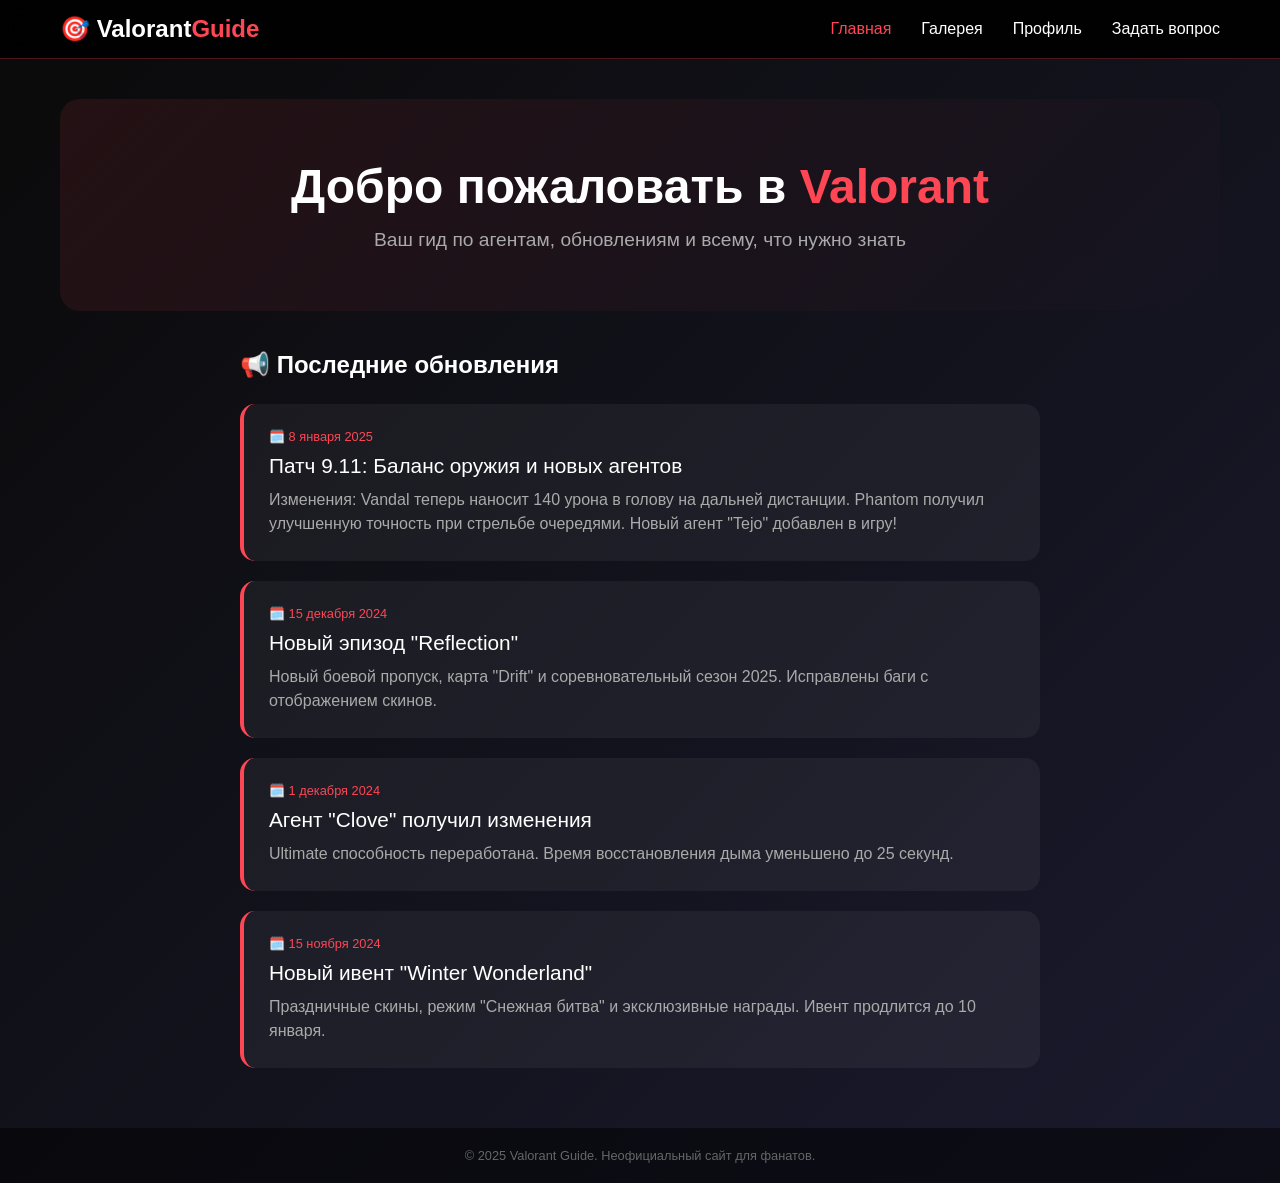
<file: index.html>
<!DOCTYPE html>
<html lang="ru">
<head>
    <meta charset="UTF-8">
    <meta name="viewport" content="width=device-width, initial-scale=1.0, user-scalable=no">
    <title>Valorant Guide | Новости и гайды</title>
    <link rel="stylesheet" href="style.css">
    <style>
        .updates-section {
            max-width: 800px;
            margin: 0 auto;
        }
        .update-card {
            background: rgba(255, 255, 255, 0.05);
            border-radius: 15px;
            padding: 25px;
            margin-bottom: 20px;
            border-left: 4px solid #ff4655;
            transition: transform 0.3s;
        }
        .update-card:hover {
            transform: translateX(5px);
            background: rgba(255, 255, 255, 0.08);
        }
        .update-date {
            color: #ff4655;
            font-size: 0.8em;
            margin-bottom: 10px;
        }
        .update-title {
            font-size: 1.3em;
            margin-bottom: 10px;
        }
        .update-desc {
            color: #aaa;
            line-height: 1.5;
        }
        .hero-section {
            text-align: center;
            padding: 60px 20px;
            background: linear-gradient(135deg, rgba(255,70,85,0.1), rgba(0,0,0,0));
            border-radius: 20px;
            margin-bottom: 40px;
        }
        .hero-section h1 {
            font-size: 3em;
            margin-bottom: 15px;
        }
        .hero-section p {
            color: #aaa;
            font-size: 1.2em;
        }
    </style>
</head>
<body>
    <nav class="navbar">
        <div class="nav-container">
            <div class="logo">🎯 Valorant<span>Guide</span></div>
            <div class="nav-links">
                <a href="index.html" class="active">Главная</a>
                <a href="gallery.html">Галерея</a>
                <a href="profile.html">Профиль</a>
                <a href="questions.html">Задать вопрос</a>
            </div>
            <div class="burger">
                <span></span>
                <span></span>
                <span></span>
            </div>
        </div>
    </nav>

    <main class="container">
        <div class="hero-section">
            <h1>Добро пожаловать в <span style="color: #ff4655;">Valorant</span></h1>
            <p>Ваш гид по агентам, обновлениям и всему, что нужно знать</p>
        </div>

        <div class="updates-section">
            <h2 style="margin-bottom: 25px;">📢 Последние обновления</h2>
            
            <div class="update-card">
                <div class="update-date">🗓️ 8 января 2025</div>
                <div class="update-title">Патч 9.11: Баланс оружия и новых агентов</div>
                <div class="update-desc">Изменения: Vandal теперь наносит 140 урона в голову на дальней дистанции. Phantom получил улучшенную точность при стрельбе очередями. Новый агент "Tejo" добавлен в игру!</div>
            </div>

            <div class="update-card">
                <div class="update-date">🗓️ 15 декабря 2024</div>
                <div class="update-title">Новый эпизод "Reflection"</div>
                <div class="update-desc">Новый боевой пропуск, карта "Drift" и соревновательный сезон 2025. Исправлены баги с отображением скинов.</div>
            </div>

            <div class="update-card">
                <div class="update-date">🗓️ 1 декабря 2024</div>
                <div class="update-title">Агент "Clove" получил изменения</div>
                <div class="update-desc">Ultimate способность переработана. Время восстановления дыма уменьшено до 25 секунд.</div>
            </div>

            <div class="update-card">
                <div class="update-date">🗓️ 15 ноября 2024</div>
                <div class="update-title">Новый ивент "Winter Wonderland"</div>
                <div class="update-desc">Праздничные скины, режим "Снежная битва" и эксклюзивные награды. Ивент продлится до 10 января.</div>
            </div>
        </div>
    </main>

    <footer>
        <p>© 2025 Valorant Guide. Неофициальный сайт для фанатов.</p>
    </footer>

    <script src="script.js"></script>
</body>
</html>
</file>
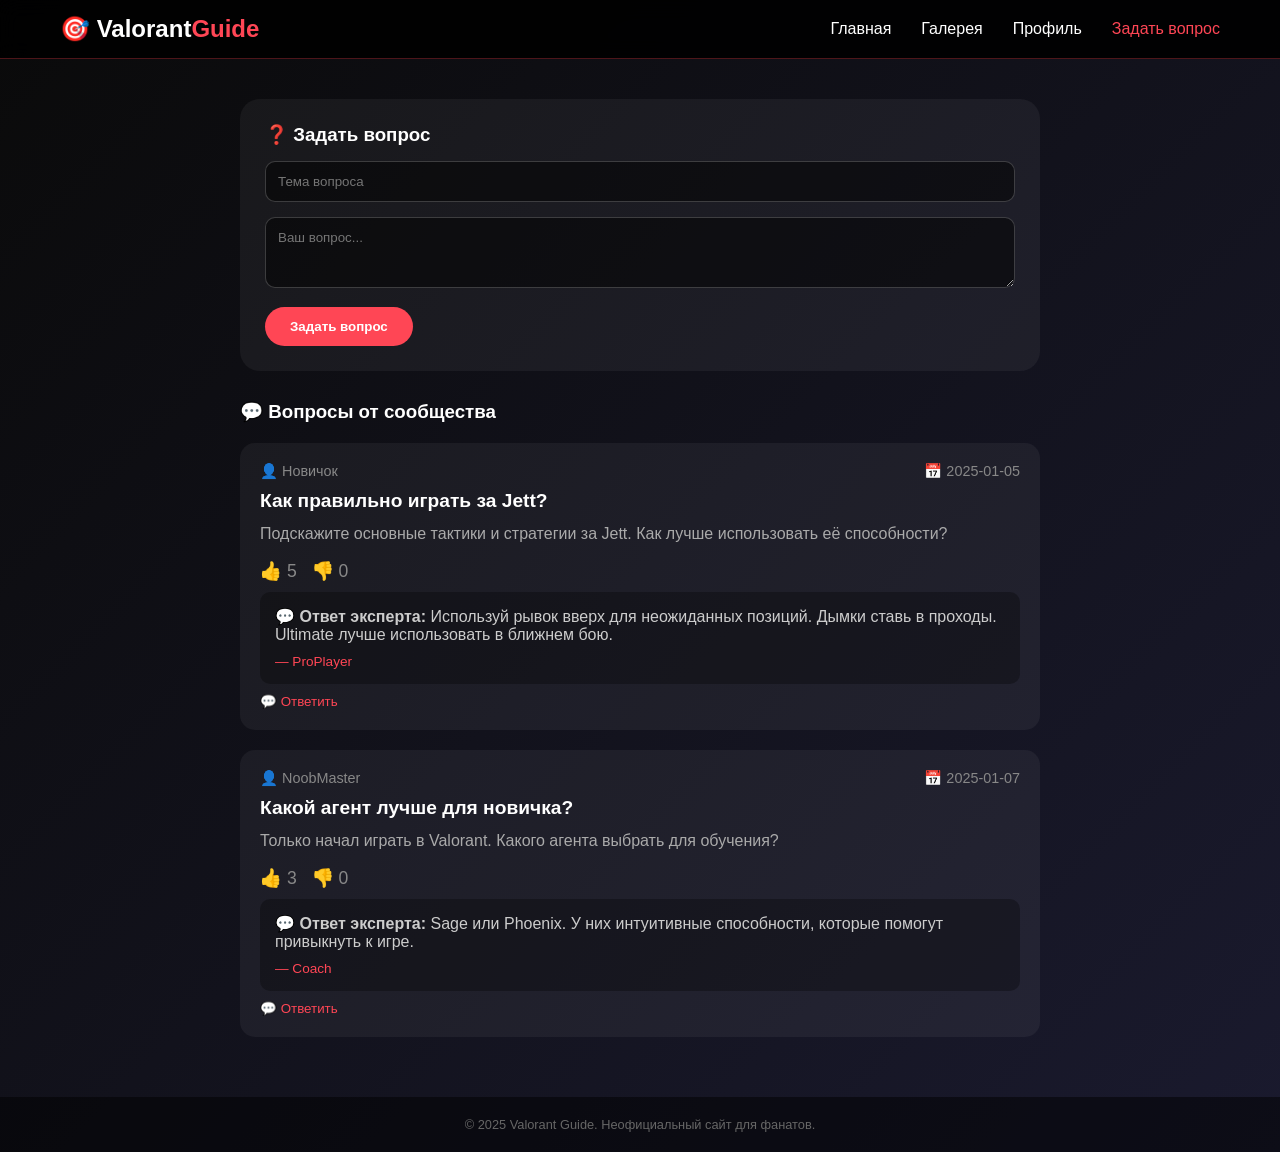
<file: questions.html>
<!DOCTYPE html>
<html lang="ru">
<head>
    <meta charset="UTF-8">
    <meta name="viewport" content="width=device-width, initial-scale=1.0, user-scalable=no">
    <title>Задать вопрос | Valorant Guide</title>
    <link rel="stylesheet" href="style.css">
    <style>
        .questions-container {
            max-width: 800px;
            margin: 0 auto;
        }
        .ask-form {
            background: rgba(255, 255, 255, 0.05);
            border-radius: 20px;
            padding: 25px;
            margin-bottom: 30px;
        }
        .ask-form input, .ask-form textarea {
            width: 100%;
            padding: 12px;
            background: rgba(0,0,0,0.5);
            border: 1px solid rgba(255,255,255,0.2);
            border-radius: 10px;
            color: white;
            font-family: inherit;
            margin-bottom: 15px;
        }
        .ask-form textarea {
            resize: vertical;
        }
        .question-card {
            background: rgba(255, 255, 255, 0.05);
            border-radius: 15px;
            padding: 20px;
            margin-bottom: 20px;
        }
        .question-header {
            display: flex;
            justify-content: space-between;
            margin-bottom: 10px;
            color: #888;
            font-size: 0.9em;
        }
        .question-title {
            font-size: 1.2em;
            font-weight: bold;
            margin-bottom: 10px;
        }
        .question-text {
            color: #aaa;
            margin-bottom: 15px;
            line-height: 1.5;
        }
        .answer-section {
            background: rgba(0,0,0,0.3);
            border-radius: 10px;
            padding: 15px;
            margin-top: 10px;
        }
        .answer-text {
            color: #ccc;
            margin-bottom: 10px;
        }
        .answer-author {
            color: #ff4655;
            font-size: 0.85em;
        }
        .reactions {
            display: flex;
            gap: 15px;
            margin-top: 15px;
        }
        .reaction-btn {
            background: none;
            border: none;
            color: #888;
            cursor: pointer;
            font-size: 1.1em;
            display: flex;
            align-items: center;
            gap: 5px;
            transition: color 0.2s;
        }
        .reaction-btn:hover {
            color: #ff4655;
        }
        .btn-ask {
            background: #ff4655;
            border: none;
            padding: 12px 25px;
            border-radius: 50px;
            color: white;
            font-weight: bold;
            cursor: pointer;
        }
    </style>
</head>
<body>
    <nav class="navbar">
        <div class="nav-container">
            <div class="logo">🎯 Valorant<span>Guide</span></div>
            <div class="nav-links">
                <a href="index.html">Главная</a>
                <a href="gallery.html">Галерея</a>
                <a href="profile.html">Профиль</a>
                <a href="questions.html" class="active">Задать вопрос</a>
            </div>
            <div class="burger">
                <span></span>
                <span></span>
                <span></span>
            </div>
        </div>
    </nav>

    <main class="container">
        <div class="questions-container">
            <div class="ask-form">
                <h3 style="margin-bottom: 15px;">❓ Задать вопрос</h3>
                <input type="text" id="questionTitle" placeholder="Тема вопроса">
                <textarea id="questionText" rows="3" placeholder="Ваш вопрос..."></textarea>
                <button class="btn-ask" id="askBtn">Задать вопрос</button>
            </div>

            <h3 style="margin-bottom: 20px;">💬 Вопросы от сообщества</h3>
            <div id="questionsContainer"></div>
        </div>
    </main>

    <footer>
        <p>© 2025 Valorant Guide. Неофициальный сайт для фанатов.</p>
    </footer>

    <script>
        let questions = JSON.parse(localStorage.getItem('valorantQuestions')) || [
            {
                id: 1,
                title: "Как правильно играть за Jett?",
                text: "Подскажите основные тактики и стратегии за Jett. Как лучше использовать её способности?",
                author: "Новичок",
                date: "2025-01-05",
                answers: [
                    { author: "ProPlayer", text: "Используй рывок вверх для неожиданных позиций. Дымки ставь в проходы. Ultimate лучше использовать в ближнем бою." }
                ],
                likes: 5,
                dislikes: 0
            },
            {
                id: 2,
                title: "Какой агент лучше для новичка?",
                text: "Только начал играть в Valorant. Какого агента выбрать для обучения?",
                author: "NoobMaster",
                date: "2025-01-07",
                answers: [
                    { author: "Coach", text: "Sage или Phoenix. У них интуитивные способности, которые помогут привыкнуть к игре." }
                ],
                likes: 3,
                dislikes: 0
            }
        ];
        let nextId = questions.length + 1;

        function renderQuestions() {
            const container = document.getElementById('questionsContainer');
            container.innerHTML = questions.map(q => `
                <div class="question-card" data-id="${q.id}">
                    <div class="question-header">
                        <span>👤 ${q.author}</span>
                        <span>📅 ${q.date}</span>
                    </div>
                    <div class="question-title">${q.title}</div>
                    <div class="question-text">${q.text}</div>
                    
                    <div class="reactions">
                        <button class="reaction-btn like-btn" data-id="${q.id}">👍 ${q.likes}</button>
                        <button class="reaction-btn dislike-btn" data-id="${q.id}">👎 ${q.dislikes}</button>
                    </div>
                    
                    ${q.answers && q.answers.length > 0 ? `
                        <div class="answer-section">
                            <div class="answer-text">💬 <strong>Ответ эксперта:</strong> ${q.answers[0].text}</div>
                            <div class="answer-author">— ${q.answers[0].author}</div>
                        </div>
                    ` : `
                        <div class="answer-section">
                            <div class="answer-text" style="color: #888;">⏳ Ожидает ответа от сообщества...</div>
                        </div>
                    `}
                    
                    <div class="answer-form" style="margin-top: 15px; display: none;">
                        <textarea class="answer-input" rows="2" placeholder="Ваш ответ..."></textarea>
                        <button class="submit-answer" data-id="${q.id}" style="background: #ff4655; border: none; padding: 8px 20px; border-radius: 50px; color: white; margin-top: 10px; cursor: pointer;">Ответить</button>
                    </div>
                    <button class="show-answer-btn" style="background: none; border: none; color: #ff4655; cursor: pointer; margin-top: 10px;">💬 Ответить</button>
                </div>
            `).join('');

            document.querySelectorAll('.like-btn').forEach(btn => {
                btn.addEventListener('click', () => {
                    const id = parseInt(btn.dataset.id);
                    const question = questions.find(q => q.id === id);
                    question.likes++;
                    localStorage.setItem('valorantQuestions', JSON.stringify(questions));
                    renderQuestions();
                });
            });

            document.querySelectorAll('.dislike-btn').forEach(btn => {
                btn.addEventListener('click', () => {
                    const id = parseInt(btn.dataset.id);
                    const question = questions.find(q => q.id === id);
                    question.dislikes++;
                    localStorage.setItem('valorantQuestions', JSON.stringify(questions));
                    renderQuestions();
                });
            });

            document.querySelectorAll('.show-answer-btn').forEach(btn => {
                btn.addEventListener('click', () => {
                    const card = btn.closest('.question-card');
                    const answerForm = card.querySelector('.answer-form');
                    if (answerForm.style.display === 'none') {
                        answerForm.style.display = 'block';
                        btn.textContent = '❌ Отмена';
                    } else {
                        answerForm.style.display = 'none';
                        btn.textContent = '💬 Ответить';
                    }
                });
            });

            document.querySelectorAll('.submit-answer').forEach(btn => {
                btn.addEventListener('click', () => {
                    const id = parseInt(btn.dataset.id);
                    const card = btn.closest('.question-card');
                    const input = card.querySelector('.answer-input');
                    const answerText = input.value.trim();
                    if (!answerText) {
                        alert('Введите ответ!');
                        return;
                    }
                    const question = questions.find(q => q.id === id);
                    question.answers = [{ author: "Гость", text: answerText }];
                    localStorage.setItem('valorantQuestions', JSON.stringify(questions));
                    renderQuestions();
                });
            });
        }

        document.getElementById('askBtn').addEventListener('click', () => {
            const title = document.getElementById('questionTitle').value.trim();
            const text = document.getElementById('questionText').value.trim();
            if (!title || !text) {
                alert('Заполните все поля!');
                return;
            }
            const newQuestion = {
                id: nextId++,
                title: title,
                text: text,
                author: "Гость",
                date: new Date().toISOString().split('T')[0],
                answers: [],
                likes: 0,
                dislikes: 0
            };
            questions.unshift(newQuestion);
            localStorage.setItem('valorantQuestions', JSON.stringify(questions));
            document.getElementById('questionTitle').value = '';
            document.getElementById('questionText').value = '';
            renderQuestions();
        });

        renderQuestions();
    </script>
</body>
</html>
</file>
<file: style.css>
* {
    margin: 0;
    padding: 0;
    box-sizing: border-box;
}

body {
    font-family: 'Segoe UI', Tahoma, Geneva, Verdana, sans-serif;
    background: linear-gradient(135deg, #0a0a0a 0%, #1a1a2e 100%);
    color: #fff;
    min-height: 100vh;
}

.navbar {
    background: rgba(0, 0, 0, 0.9);
    backdrop-filter: blur(10px);
    position: sticky;
    top: 0;
    z-index: 100;
    border-bottom: 1px solid rgba(255, 70, 85, 0.3);
}

.nav-container {
    max-width: 1200px;
    margin: 0 auto;
    padding: 15px 20px;
    display: flex;
    justify-content: space-between;
    align-items: center;
}

.logo {
    font-size: 1.5em;
    font-weight: bold;
}

.logo span {
    color: #ff4655;
}

.nav-links {
    display: flex;
    gap: 30px;
}

.nav-links a {
    color: #fff;
    text-decoration: none;
    transition: color 0.3s;
}

.nav-links a:hover, .nav-links a.active {
    color: #ff4655;
}

.burger {
    display: none;
    flex-direction: column;
    cursor: pointer;
}

.burger span {
    width: 25px;
    height: 3px;
    background: #fff;
    margin: 3px 0;
    transition: 0.3s;
}

.container {
    max-width: 1200px;
    margin: 0 auto;
    padding: 40px 20px;
    min-height: calc(100vh - 200px);
}

footer {
    text-align: center;
    padding: 20px;
    background: rgba(0, 0, 0, 0.5);
    color: #666;
    font-size: 0.8em;
}

.modal {
    display: none;
    position: fixed;
    z-index: 1000;
    left: 0;
    top: 0;
    width: 100%;
    height: 100%;
    background-color: rgba(0,0,0,0.9);
    justify-content: center;
    align-items: center;
}

.modal-content {
    background: #1a1a2e;
    border-radius: 20px;
    max-width: 500px;
    width: 90%;
    max-height: 80vh;
    overflow-y: auto;
    padding: 30px;
    position: relative;
    border: 1px solid rgba(255,70,85,0.3);
}

.modal-close {
    position: absolute;
    top: 15px;
    right: 20px;
    font-size: 28px;
    cursor: pointer;
    color: #fff;
}

.modal-close:hover {
    color: #ff4655;
}

@media (max-width: 768px) {
    .burger {
        display: flex;
    }
    
    .nav-links {
        position: fixed;
        top: 60px;
        left: -100%;
        width: 100%;
        background: rgba(0,0,0,0.95);
        flex-direction: column;
        align-items: center;
        padding: 20px 0;
        transition: left 0.3s;
    }
    
    .nav-links.active {
        left: 0;
    }
    
    .agents-grid {
        grid-template-columns: 1fr;
    }
}
</file>
